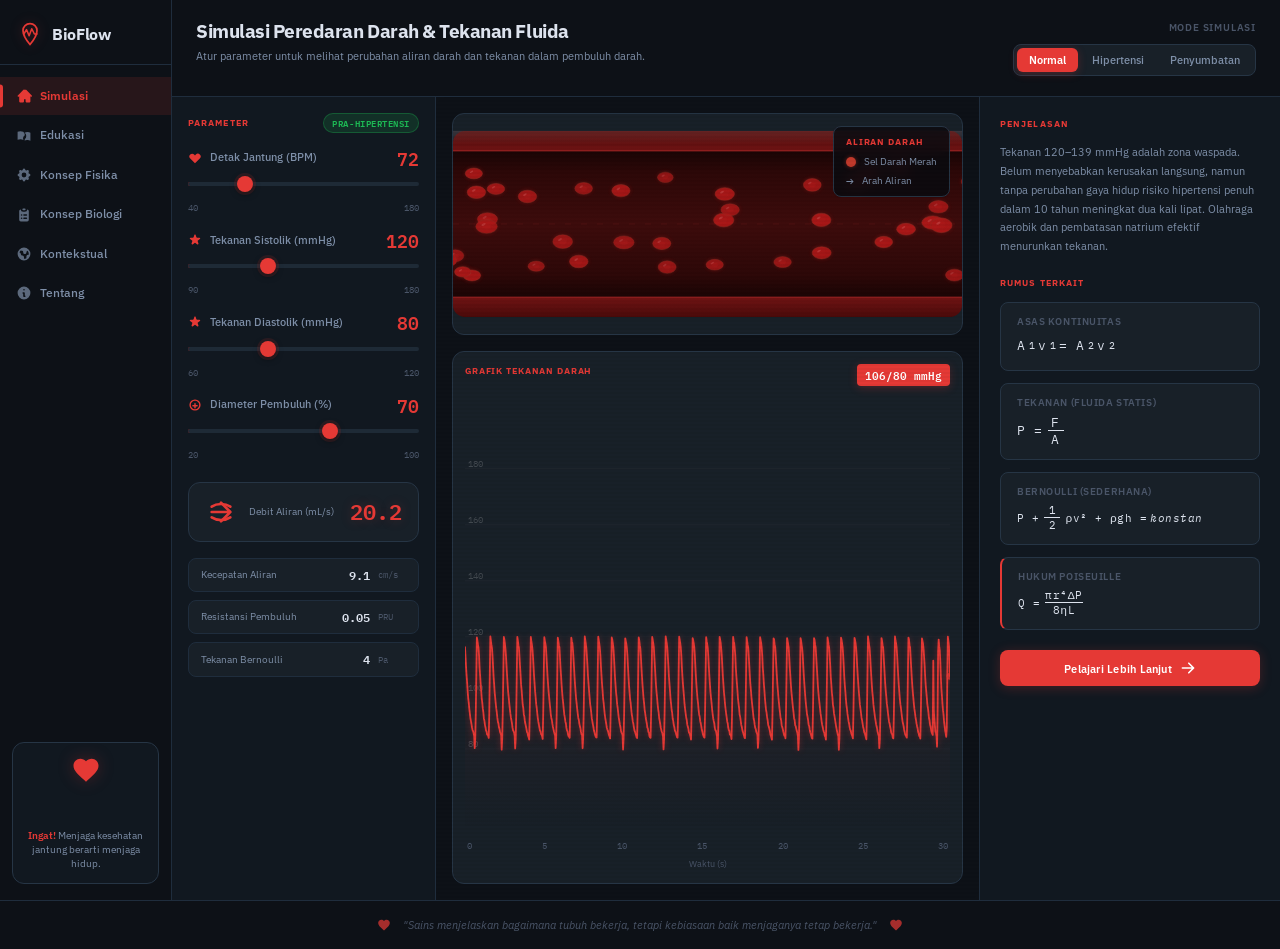
<file: index.html>
<!DOCTYPE html>
<html lang="id">
<head>
  <meta charset="UTF-8" />
  <meta name="viewport" content="width=device-width, initial-scale=1.0" />
  <title>BioFlow Simulasi Peredaran Darah</title>

  <!-- Google Fonts: IBM Plex Sans + IBM Plex Mono -->
  <link rel="preconnect" href="https://fonts.googleapis.com" />
  <link rel="preconnect" href="https://fonts.gstatic.com" crossorigin />
  <link href="https://fonts.googleapis.com/css2?family=IBM+Plex+Mono:wght@400;600&family=IBM+Plex+Sans:ital,wght@0,300;0,400;0,500;0,600;0,700;1,400&display=swap" rel="stylesheet" />

  <!-- Main stylesheet -->
  <link rel="stylesheet" href="style.css" />
</head>

<body>

  <!-- ════════════════════════════════════════════
       APP SHELL
  ════════════════════════════════════════════ -->
  <div class="app-shell" id="appShell">

    <!-- ── SIDEBAR ───────────────────────────── -->
    <aside class="sidebar" id="sidebar">

      <!-- Logo -->
      <div class="sidebar__logo">
        <svg class="logo-icon" viewBox="0 0 32 32" fill="none" xmlns="http://www.w3.org/2000/svg" aria-hidden="true">
          <path d="M16 4C11.582 4 8 7.582 8 12c0 6.627 8 16 8 16s8-9.373 8-16c0-4.418-3.582-8-8-8z" fill="none" stroke="var(--accent)" stroke-width="2"/>
          <polyline points="9,16 12,11 15,18 18,10 21,16 24,16" stroke="var(--accent)" stroke-width="1.8" fill="none" stroke-linecap="round" stroke-linejoin="round"/>
        </svg>
        <span class="logo-text">BioFlow</span>
      </div>

      <!-- Navigation -->
      <nav class="sidebar__nav" aria-label="Navigasi utama">
        <ul>
          <li>
            <a href="#page-simulasi" class="nav-link active" data-page="simulasi" aria-current="page">
              <svg viewBox="0 0 20 20" fill="currentColor" aria-hidden="true"><path d="M10.707 2.293a1 1 0 00-1.414 0l-7 7a1 1 0 001.414 1.414L4 10.414V17a1 1 0 001 1h4a1 1 0 001-1v-3h2v3a1 1 0 001 1h4a1 1 0 001-1v-6.586l.293.293a1 1 0 001.414-1.414l-7-7z"/></svg>
              Simulasi
            </a>
          </li>
          <li>
            <a href="#page-edukasi" class="nav-link" data-page="edukasi">
              <svg viewBox="0 0 20 20" fill="currentColor" aria-hidden="true"><path d="M9 4.804A7.968 7.968 0 005.5 4c-1.255 0-2.443.29-3.5.804v10A7.969 7.969 0 015.5 14c1.396 0 2.7.37 3.81 1.016A4.997 4.997 0 0111 9c0-.84-.201-1.63-.555-2.33A7.99 7.99 0 009 4.804zM11 14c0 .553-.107 1.082-.3 1.566A7.97 7.97 0 0114.5 15c1.255 0 2.443.29 3.5.804v-10A7.969 7.969 0 0014.5 5c-1.396 0-2.7.37-3.81 1.016A4.997 4.997 0 0111 14z"/></svg>
              Edukasi
            </a>
          </li>
          <li>
            <a href="#page-fisika" class="nav-link" data-page="fisika">
              <svg viewBox="0 0 20 20" fill="currentColor" aria-hidden="true"><path fill-rule="evenodd" d="M11.49 3.17c-.38-1.56-2.6-1.56-2.98 0a1.532 1.532 0 01-2.286.948c-1.372-.836-2.942.734-2.106 2.106.54.886.061 2.042-.947 2.287-1.561.379-1.561 2.6 0 2.978a1.532 1.532 0 01.947 2.287c-.836 1.372.734 2.942 2.106 2.106a1.532 1.532 0 012.287.947c.379 1.561 2.6 1.561 2.978 0a1.533 1.533 0 012.287-.947c1.372.836 2.942-.734 2.106-2.106a1.533 1.533 0 01.947-2.287c1.561-.379 1.561-2.6 0-2.978a1.532 1.532 0 01-.947-2.287c.836-1.372-.734-2.942-2.106-2.106a1.532 1.532 0 01-2.287-.947zM10 13a3 3 0 100-6 3 3 0 000 6z" clip-rule="evenodd"/></svg>
              Konsep Fisika
            </a>
          </li>
          <li>
            <a href="#page-biologi" class="nav-link" data-page="biologi">
              <svg viewBox="0 0 20 20" fill="currentColor" aria-hidden="true"><path d="M9 2a1 1 0 000 2h2a1 1 0 100-2H9z"/><path fill-rule="evenodd" d="M4 5a2 2 0 012-2 3 3 0 003 3h2a3 3 0 003-3 2 2 0 012 2v11a2 2 0 01-2 2H6a2 2 0 01-2-2V5zm3 4a1 1 0 000 2h.01a1 1 0 100-2H7zm3 0a1 1 0 000 2h3a1 1 0 100-2h-3zm-3 4a1 1 0 100 2h.01a1 1 0 100-2H7zm3 0a1 1 0 100 2h3a1 1 0 100-2h-3z" clip-rule="evenodd"/></svg>
              Konsep Biologi
            </a>
          </li>
          <li>
            <a href="#page-kontekstual" class="nav-link" data-page="kontekstual">
              <svg viewBox="0 0 20 20" fill="currentColor" aria-hidden="true"><path fill-rule="evenodd" d="M10 18a8 8 0 100-16 8 8 0 000 16zM4.332 8.027a6.012 6.012 0 011.912-2.706C6.512 5.73 6.974 6 7.5 6A1.5 1.5 0 019 7.5V8a2 2 0 004 0 2 2 0 011.523-1.943A5.977 5.977 0 0116 10c0 .34-.028.675-.083 1H15a2 2 0 00-2 2v2.197A5.973 5.973 0 0110 16v-2a2 2 0 00-2-2 2 2 0 01-2-2 2 2 0 00-1.668-1.973z" clip-rule="evenodd"/></svg>
              Kontekstual
            </a>
          </li>
          <li>
            <a href="#page-tentang" class="nav-link" data-page="tentang">
              <svg viewBox="0 0 20 20" fill="currentColor" aria-hidden="true"><path fill-rule="evenodd" d="M18 10a8 8 0 11-16 0 8 8 0 0116 0zm-7-4a1 1 0 11-2 0 1 1 0 012 0zM9 9a1 1 0 000 2v3a1 1 0 001 1h1a1 1 0 100-2v-3a1 1 0 00-1-1H9z" clip-rule="evenodd"/></svg>
              Tentang
            </a>
          </li>
        </ul>
      </nav>

      <!-- Health reminder card -->
      <div class="sidebar__reminder" role="complementary" aria-label="Pengingat kesehatan">
        <div class="reminder-pulse" aria-hidden="true">
          <svg class="heart-icon" id="heartIcon" viewBox="0 0 24 24" fill="currentColor">
            <path d="M12 21.35l-1.45-1.32C5.4 15.36 2 12.28 2 8.5 2 5.42 4.42 3 7.5 3c1.74 0 3.41.81 4.5 2.09C13.09 3.81 14.76 3 16.5 3 19.58 3 22 5.42 22 8.5c0 3.78-3.4 6.86-8.55 11.54L12 21.35z"/>
          </svg>
          <svg class="ecg-line" viewBox="0 0 120 40" fill="none" xmlns="http://www.w3.org/2000/svg" aria-hidden="true">
            <polyline id="ecgLine" points="0,20 20,20 28,20 32,5 36,35 40,20 48,20 52,12 56,20 80,20 88,20 92,5 96,35 100,20 120,20"
              stroke="var(--accent)" stroke-width="2" fill="none" stroke-linecap="round" stroke-linejoin="round"/>
          </svg>
        </div>
        <p class="reminder-text"><strong>Ingat!</strong> Menjaga kesehatan jantung berarti menjaga hidup.</p>
      </div>

    </aside>

    <!-- ── MAIN CONTENT ───────────────────────── -->
    <main class="main-content" id="mainContent">

      <!-- ══ PAGE: SIMULASI ═════════════════════ -->
      <section class="page active" id="page-simulasi" aria-label="Simulasi">

        <!-- Top header -->
        <header class="page-header">
          <div class="page-header__text">
            <h1 class="page-title">Simulasi Peredaran Darah &amp; Tekanan Fluida</h1>
            <p class="page-subtitle">Atur parameter untuk melihat perubahan aliran darah dan tekanan dalam pembuluh darah.</p>
          </div>
          <div class="mode-switcher" role="group" aria-label="Mode Simulasi">
            <span class="mode-label">Mode Simulasi</span>
            <div class="mode-buttons">
              <button class="mode-btn active" data-mode="normal" aria-pressed="true">Normal</button>
              <button class="mode-btn" data-mode="hipertensi" aria-pressed="false">Hipertensi</button>
              <button class="mode-btn" data-mode="penyumbatan" aria-pressed="false">Penyumbatan</button>
            </div>
          </div>
        </header>

        <!-- Simulation grid: 3 columns -->
        <div class="sim-grid">

          <!-- ─── LEFT: PARAMETERS ───────────── -->
          <div class="panel panel--params" aria-label="Panel parameter">
            <div class="panel__header">
              <span class="panel__title">Parameter</span>
              <span class="status-badge" id="statusBadge">Normal</span>
            </div>

            <!-- Slider: BPM -->
            <div class="slider-group">
              <div class="slider-group__header">
                <div class="slider-group__label">
                  <svg class="param-icon" viewBox="0 0 20 20" fill="currentColor" aria-hidden="true"><path fill-rule="evenodd" d="M3.172 5.172a4 4 0 015.656 0L10 6.343l1.172-1.171a4 4 0 115.656 5.656L10 17.657l-6.828-6.829a4 4 0 010-5.656z" clip-rule="evenodd"/></svg>
                  Detak Jantung (BPM)
                </div>
                <output class="slider-group__value accent" id="bpmValue" for="bpmSlider">72</output>
              </div>
              <div class="slider-track-wrap">
                <input type="range" id="bpmSlider" class="slider" min="40" max="180" value="72" step="1"
                  aria-label="Detak jantung dalam BPM" aria-valuemin="40" aria-valuemax="180" aria-valuenow="72"/>
                <div class="slider-fill" id="bpmFill"></div>
              </div>
              <div class="slider-range-labels"><span>40</span><span>180</span></div>
            </div>

            <!-- Slider: Tekanan Sistolik -->
            <div class="slider-group">
              <div class="slider-group__header">
                <div class="slider-group__label">
                  <svg class="param-icon" viewBox="0 0 20 20" fill="currentColor" aria-hidden="true"><path d="M9.049 2.927c.3-.921 1.603-.921 1.902 0l1.07 3.292a1 1 0 00.95.69h3.462c.969 0 1.371 1.24.588 1.81l-2.8 2.034a1 1 0 00-.364 1.118l1.07 3.292c.3.921-.755 1.688-1.54 1.118l-2.8-2.034a1 1 0 00-1.175 0l-2.8 2.034c-.784.57-1.838-.197-1.539-1.118l1.07-3.292a1 1 0 00-.364-1.118L2.98 8.72c-.783-.57-.38-1.81.588-1.81h3.461a1 1 0 00.951-.69l1.07-3.292z"/></svg>
                  Tekanan Sistolik (mmHg)
                </div>
                <output class="slider-group__value accent" id="pressureValue" for="pressureSlider">120</output>
              </div>
              <div class="slider-track-wrap">
                <input type="range" id="pressureSlider" class="slider" min="90" max="180" value="120" step="1"
                  aria-label="Tekanan sistolik dalam mmHg" aria-valuemin="90" aria-valuemax="180" aria-valuenow="120"/>
                <div class="slider-fill" id="pressureFill"></div>
              </div>
              <div class="slider-range-labels"><span>90</span><span>180</span></div>
            </div>

            <!-- Slider: Tekanan Diastolik -->
            <div class="slider-group">
              <div class="slider-group__header">
                <div class="slider-group__label">
                  <svg class="param-icon" viewBox="0 0 20 20" fill="currentColor" aria-hidden="true"><path d="M9.049 2.927c.3-.921 1.603-.921 1.902 0l1.07 3.292a1 1 0 00.95.69h3.462c.969 0 1.371 1.24.588 1.81l-2.8 2.034a1 1 0 00-.364 1.118l1.07 3.292c.3.921-.755 1.688-1.54 1.118l-2.8-2.034a1 1 0 00-1.175 0l-2.8 2.034c-.784.57-1.838-.197-1.539-1.118l1.07-3.292a1 1 0 00-.364-1.118L2.98 8.72c-.783-.57-.38-1.81.588-1.81h3.461a1 1 0 00.951-.69l1.07-3.292z"/></svg>
                  Tekanan Diastolik (mmHg)
                </div>
                <output class="slider-group__value accent" id="diastolicValue" for="diastolicSlider">80</output>
              </div>
              <div class="slider-track-wrap">
                <input type="range" id="diastolicSlider" class="slider" min="60" max="120" value="80" step="1"
                  aria-label="Tekanan diastolik dalam mmHg" aria-valuemin="60" aria-valuemax="120" aria-valuenow="80"/>
                <div class="slider-fill" id="diastolicFill"></div>
              </div>
              <div class="slider-range-labels"><span>60</span><span>120</span></div>
            </div>

            <!-- Slider: Vessel Diameter -->
            <div class="slider-group">
              <div class="slider-group__header">
                <div class="slider-group__label">
                  <svg class="param-icon" viewBox="0 0 20 20" fill="currentColor" aria-hidden="true"><path fill-rule="evenodd" d="M10 18a8 8 0 100-16 8 8 0 000 16zm0-2a6 6 0 100-12 6 6 0 000 12zm0-9a1 1 0 011 1v2h2a1 1 0 110 2h-2v2a1 1 0 11-2 0v-2H7a1 1 0 110-2h2V8a1 1 0 011-1z" clip-rule="evenodd"/></svg>
                  Diameter Pembuluh (%)
                </div>
                <output class="slider-group__value accent" id="diameterValue" for="diameterSlider">70</output>
              </div>
              <div class="slider-track-wrap">
                <input type="range" id="diameterSlider" class="slider" min="20" max="100" value="70" step="1"
                  aria-label="Diameter pembuluh dalam persen" aria-valuemin="20" aria-valuemax="100" aria-valuenow="70"/>
                <div class="slider-fill" id="diameterFill"></div>
              </div>
              <div class="slider-range-labels"><span>20</span><span>100</span></div>
            </div>

            <!-- Computed output: Flow rate -->
            <div class="flow-output" aria-live="polite" aria-atomic="true">
              <div class="flow-output__icon" aria-hidden="true">
                <svg viewBox="0 0 24 24" fill="none" stroke="currentColor" stroke-width="2" stroke-linecap="round" stroke-linejoin="round">
                  <path d="M5 12h14M12 5l7 7-7 7"/>
                  <path d="M5 8c0 0 3-2 7-2s7 2 7 2"/>
                  <path d="M5 16c0 0 3 2 7 2s7-2 7-2"/>
                </svg>
              </div>
              <div class="flow-output__label">Debit Aliran (mL/s)</div>
              <div class="flow-output__value" id="flowValue">85.6</div>
            </div>

            <!-- Extra physics outputs -->
            <div class="extra-outputs" aria-label="Hasil kalkulasi tambahan">
              <div class="extra-output-item">
                <span class="extra-output-item__label">Kecepatan Aliran</span>
                <span class="extra-output-item__value" id="velocityValue">—</span>
                <span class="extra-output-item__unit">cm/s</span>
              </div>
              <div class="extra-output-item">
                <span class="extra-output-item__label">Resistansi Pembuluh</span>
                <span class="extra-output-item__value" id="resistanceValue">—</span>
                <span class="extra-output-item__unit">PRU</span>
              </div>
              <div class="extra-output-item">
                <span class="extra-output-item__label">Tekanan Bernoulli</span>
                <span class="extra-output-item__value" id="bernoulliValue">—</span>
                <span class="extra-output-item__unit">Pa</span>
              </div>
            </div>
          </div>

          <!-- ─── CENTER: CANVAS + CHART ────────── -->
          <div class="panel panel--canvas" aria-label="Visualisasi simulasi">

            <!-- Canvas: blood vessel animation -->
            <div class="canvas-wrap">
              <canvas id="simCanvas" width="600" height="260"
                role="img" aria-label="Animasi aliran darah dalam pembuluh">
                Browser Anda tidak mendukung Canvas HTML5.
              </canvas>

              <!-- Overlay legend -->
              <div class="canvas-legend" aria-label="Keterangan visualisasi">
                <div class="canvas-legend__title">ALIRAN DARAH</div>
                <div class="canvas-legend__item">
                  <span class="legend-dot rbc"></span>
                  <span>Sel Darah Merah</span>
                </div>
                <div class="canvas-legend__item">
                  <span class="legend-arrow">→</span>
                  <span>Arah Aliran</span>
                </div>
              </div>
            </div>

            <!-- Chart: blood pressure over time -->
            <div class="chart-wrap" aria-label="Grafik tekanan darah">
              <div class="chart-header">
                <span class="chart-title">GRAFIK TEKANAN DARAH</span>
                <span class="chart-unit">mmHg</span>
              </div>
              <canvas id="pressureChart" width="600" height="160"
                role="img" aria-label="Grafik tekanan darah terhadap waktu">
              </canvas>
              <div class="chart-axis-x">
                <span>0</span><span>5</span><span>10</span>
                <span>15</span><span>20</span><span>25</span><span>30</span>
              </div>
              <div class="chart-axis-label">Waktu (s)</div>
              <!-- Current pressure tooltip -->
              <div class="chart-tooltip" id="chartTooltip" aria-live="polite">
                <span id="tooltipPressure">120/80</span> mmHg
              </div>
            </div>

          </div>

          <!-- ─── RIGHT: EXPLANATION ──────────── -->
          <div class="panel panel--info" aria-label="Panel penjelasan">

            <div class="info-section">
              <h2 class="info-section__title">PENJELASAN</h2>
              <p class="info-section__body" id="explanationText">
                Diameter pembuluh yang mengecil menyebabkan kecepatan aliran darah meningkat dan tekanan fluida naik.
                Hal ini sesuai dengan asas kontinuitas dan prinsip Bernoulli.
              </p>
            </div>

            <div class="info-section">
              <h2 class="info-section__title">Rumus Terkait</h2>

              <div class="formula-card">
                <div class="formula-card__name">Asas Kontinuitas</div>
                <div class="formula-card__expr" aria-label="A satu dikali v satu sama dengan A dua dikali v dua">
                  A<sub>1</sub>v<sub>1</sub> = A<sub>2</sub>v<sub>2</sub>
                </div>
              </div>

              <div class="formula-card">
                <div class="formula-card__name">Tekanan (Fluida Statis)</div>
                <div class="formula-card__expr" aria-label="P sama dengan F per A">
                  P = <span class="frac"><span class="frac-num">F</span><span class="frac-den">A</span></span>
                </div>
              </div>

              <div class="formula-card">
                <div class="formula-card__name">Bernoulli (Sederhana)</div>
                <div class="formula-card__expr small" aria-label="P ditambah setengah rho v kuadrat ditambah rho g h sama dengan konstanta">
                  P + <span class="frac"><span class="frac-num">1</span><span class="frac-den">2</span></span>ρv² + ρgh = <em>konstan</em>
                </div>
              </div>

              <div class="formula-card formula-card--poiseuille">
                <div class="formula-card__name">Hukum Poiseuille</div>
                <div class="formula-card__expr small" aria-label="Q sama dengan pi r pangkat empat delta P per delapan eta L">
                  Q = <span class="frac"><span class="frac-num">πr⁴ΔP</span><span class="frac-den">8ηL</span></span>
                </div>
              </div>
            </div>

            <button class="btn-learn" id="btnLearnMore" aria-label="Pelajari lebih lanjut tentang konsep fisika">
              Pelajari Lebih Lanjut
              <svg viewBox="0 0 20 20" fill="currentColor" aria-hidden="true"><path fill-rule="evenodd" d="M10.293 3.293a1 1 0 011.414 0l6 6a1 1 0 010 1.414l-6 6a1 1 0 01-1.414-1.414L14.586 11H3a1 1 0 110-2h11.586l-4.293-4.293a1 1 0 010-1.414z" clip-rule="evenodd"/></svg>
            </button>

          </div>

        </div>
        <!-- end .sim-grid -->

      </section>
      <!-- end #page-simulasi -->


      <!-- ══ PAGE: EDUKASI ══════════════════════ -->
      <section class="page" id="page-edukasi" aria-label="Edukasi" hidden>
        <header class="page-header">
          <div class="page-header__text">
            <h1 class="page-title">Edukasi</h1>
            <p class="page-subtitle">Pahami konsep biologi dan fisika dibalik sistem peredaran darah.</p>
          </div>
        </header>

        <div class="edu-grid">

          <article class="edu-card" data-topic="sistem-peredaran">
            <div class="edu-card__img-wrap">
              <div class="edu-card__img-placeholder heart-placeholder" aria-hidden="true">
                <svg viewBox="0 0 80 80" fill="none"><path d="M40 68 C20 52 8 44 8 28a18 18 0 0132-11 18 18 0 0132 11c0 16-12 24-32 40z" fill="var(--accent)" opacity="0.85"/></svg>
              </div>
            </div>
            <div class="edu-card__body">
              <h3 class="edu-card__title">Sistem Peredaran Darah</h3>
              <p class="edu-card__desc">Mempelajari struktur dan fungsi jantung serta pembuluh darah pada manusia.</p>
              <button class="btn-learn btn-learn--sm" data-topic="sistem-peredaran">Pelajari</button>
            </div>
          </article>

          <article class="edu-card" data-topic="tekanan-fluida">
            <div class="edu-card__img-wrap">
              <div class="edu-card__img-placeholder vessel-placeholder" aria-hidden="true">
                <svg viewBox="0 0 80 80" fill="none">
                  <rect x="8" y="28" width="64" height="24" rx="12" fill="var(--surface-2)" stroke="var(--accent)" stroke-width="2"/>
                  <circle cx="22" cy="40" r="5" fill="var(--accent)" opacity="0.7"/>
                  <circle cx="40" cy="40" r="5" fill="var(--accent)" opacity="0.8"/>
                  <circle cx="58" cy="40" r="5" fill="var(--accent)" opacity="0.7"/>
                  <path d="M8 40 H72" stroke="var(--accent)" stroke-width="1" stroke-dasharray="3 3" opacity="0.4"/>
                </svg>
              </div>
            </div>
            <div class="edu-card__body">
              <h3 class="edu-card__title">Tekanan Fluida</h3>
              <p class="edu-card__desc">Tekanan yang diberikan oleh fluida ke segala arah dan faktor yang mempengaruhinya.</p>
              <button class="btn-learn btn-learn--sm" data-topic="tekanan-fluida">Pelajari</button>
            </div>
          </article>

          <article class="edu-card" data-topic="aliran-darah">
            <div class="edu-card__img-wrap">
              <div class="edu-card__img-placeholder rbc-placeholder" aria-hidden="true">
                <svg viewBox="0 0 80 80" fill="none">
                  <ellipse cx="20" cy="40" rx="9" ry="6" fill="#c0392b" opacity="0.9"/>
                  <ellipse cx="40" cy="38" rx="9" ry="6" fill="#e74c3c" opacity="0.9"/>
                  <ellipse cx="60" cy="42" rx="9" ry="6" fill="#c0392b" opacity="0.9"/>
                  <path d="M5 40 H75" stroke="var(--accent)" stroke-width="2" stroke-dasharray="4 4" opacity="0.5"/>
                </svg>
              </div>
            </div>
            <div class="edu-card__body">
              <h3 class="edu-card__title">Aliran Darah</h3>
              <p class="edu-card__desc">Bagaimana darah mengalir dalam pembuluh secara terus-menerus dan faktor yang mempengaruhinya.</p>
              <button class="btn-learn btn-learn--sm" data-topic="aliran-darah">Pelajari</button>
            </div>
          </article>

        </div>

        <!-- Expandable topic detail -->
        <div class="topic-detail" id="topicDetail" hidden aria-live="polite">
          <button class="topic-detail__close" id="topicClose" aria-label="Tutup detail topik">✕ Tutup</button>
          <div class="topic-detail__content" id="topicContent"></div>
        </div>

      </section>


      <!-- ══ PAGE: KONSEP FISIKA ════════════════ -->
      <section class="page" id="page-fisika" aria-label="Konsep Fisika" hidden>
        <header class="page-header">
          <div class="page-header__text">
            <h1 class="page-title">Konsep Fisika</h1>
            <p class="page-subtitle">Prinsip fisika yang berperan dalam sistem peredaran darah.</p>
          </div>
        </header>

        <nav class="subtopic-nav" aria-label="Sub-topik fisika">
          <button class="subtopic-btn active" data-subtopic="tekanan-fluida">Tekanan Fluida</button>
          <button class="subtopic-btn" data-subtopic="asas-kontinuitas">Asas Kontinuitas</button>
          <button class="subtopic-btn" data-subtopic="hukum-bernoulli">Hukum Bernoulli</button>
          <button class="subtopic-btn" data-subtopic="viskositas">Viskositas Fluida</button>
        </nav>

        <div class="physics-content" id="physicsContent">
          <!-- Diisi oleh ui.js -->
        </div>

      </section>


      <!-- ══ PAGE: KONSEP BIOLOGI ═══════════════ -->
      <section class="page" id="page-biologi" aria-label="Konsep Biologi" hidden>
        <header class="page-header">
          <div class="page-header__text">
            <h1 class="page-title">Konsep Biologi</h1>
            <p class="page-subtitle">Struktur dan fungsi biologis sistem kardiovaskular manusia.</p>
          </div>
        </header>

        <div class="bio-grid">
          <div class="bio-card">
            <div class="bio-card__icon" aria-hidden="true">❤️</div>
            <h3>Jantung</h3>
            <p>Organ pompa berotot yang terdiri dari 4 ruang: 2 atrium dan 2 ventrikel. Memompa darah ke seluruh tubuh melalui kontraksi ritmik.</p>
            <dl class="bio-facts">
              <dt>Berat rata-rata</dt><dd>300 gram</dd>
              <dt>Detak normal</dt><dd>60–100 BPM</dd>
              <dt>Volume sekuncup</dt><dd>~70 mL</dd>
            </dl>
          </div>
          <div class="bio-card">
            <div class="bio-card__icon" aria-hidden="true">🩸</div>
            <h3>Pembuluh Darah</h3>
            <p>Tiga jenis: arteri (tebal, elastis), vena (katup satu arah), kapiler (tipis, tempat pertukaran zat). Total panjang ±100.000 km.</p>
            <dl class="bio-facts">
              <dt>Arteri terbesar</dt><dd>Aorta (2–3 cm)</dd>
              <dt>Kapiler</dt><dd>5–10 µm</dd>
              <dt>Kecepatan arteri</dt><dd>~30 cm/s</dd>
            </dl>
          </div>
          <div class="bio-card">
            <div class="bio-card__icon" aria-hidden="true">🔴</div>
            <h3>Sel Darah Merah</h3>
            <p>Eritrosit berbentuk bikonkaf berdiameter ~8 µm. Mengandung hemoglobin untuk membawa O₂. Hidup selama ±120 hari.</p>
            <dl class="bio-facts">
              <dt>Jumlah normal</dt><dd>4,5–5,5 juta/µL</dd>
              <dt>Hemoglobin</dt><dd>12–17 g/dL</dd>
              <dt>Hematokrit</dt><dd>37–52%</dd>
            </dl>
          </div>
        </div>

      </section>


      <!-- ══ PAGE: KONTEKSTUAL ══════════════════ -->
      <section class="page" id="page-kontekstual" aria-label="Kontekstual" hidden>
        <header class="page-header">
          <div class="page-header__text">
            <h1 class="page-title">Kontekstual</h1>
            <p class="page-subtitle">Penerapan konsep dalam kehidupan sehari-hari.</p>
          </div>
        </header>

        <div class="context-grid">

          <article class="context-card context-card--danger">
            <div class="context-card__img" aria-hidden="true">
              <svg viewBox="0 0 100 60" fill="none">
                <rect x="5" y="15" width="90" height="30" rx="15" fill="var(--surface-2)" stroke="#e74c3c" stroke-width="2"/>
                <rect x="5" y="22" width="90" height="16" rx="8" fill="#e74c3c" opacity="0.15"/>
                <path d="M20 30 Q50 22 80 30" stroke="#e74c3c" stroke-width="2" fill="none"/>
              </svg>
            </div>
            <h3 class="context-card__title">Hipertensi</h3>
            <p>Tekanan darah tinggi terjadi ketika tekanan dalam pembuluh darah meningkat secara terus-menerus. Tekanan sistolik ≥ 140 mmHg.</p>
            <button class="btn-detail" data-context="hipertensi">Lihat Detail</button>
          </article>

          <article class="context-card context-card--warning">
            <div class="context-card__img" aria-hidden="true">
              <svg viewBox="0 0 100 60" fill="none">
                <rect x="5" y="15" width="90" height="30" rx="15" fill="var(--surface-2)" stroke="#f39c12" stroke-width="2"/>
                <ellipse cx="35" cy="30" rx="12" ry="10" fill="#f39c12" opacity="0.6"/>
                <ellipse cx="65" cy="30" rx="8" ry="7" fill="#e67e22" opacity="0.5"/>
              </svg>
            </div>
            <h3 class="context-card__title">Penyumbatan Pembuluh</h3>
            <p>Plak atau gumpalan darah dapat menyempitkan pembuluh dan mengganggu aliran darah. Dapat menyebabkan stroke atau infark.</p>
            <button class="btn-detail" data-context="penyumbatan">Lihat Detail</button>
          </article>

          <article class="context-card context-card--success">
            <div class="context-card__img" aria-hidden="true">
              <svg viewBox="0 0 100 60" fill="none">
                <circle cx="50" cy="30" r="20" fill="var(--surface-2)" stroke="#27ae60" stroke-width="2"/>
                <path d="M38 30 Q50 18 62 30 Q50 42 38 30" fill="#27ae60" opacity="0.5"/>
                <circle cx="50" cy="30" r="5" fill="#27ae60"/>
              </svg>
            </div>
            <h3 class="context-card__title">Olahraga</h3>
            <p>Olahraga teratur membantu menjaga elastisitas pembuluh dan kesehatan jantung. Meningkatkan volume sekuncup dan efisiensi pompa.</p>
            <button class="btn-detail" data-context="olahraga">Lihat Detail</button>
          </article>

        </div>

      </section>


      <!-- ══ PAGE: TENTANG ══════════════════════ -->
      <section class="page" id="page-tentang" aria-label="Tentang" hidden>
        <header class="page-header">
          <div class="page-header__text">
            <h1 class="page-title">Tentang BioFlow</h1>
            <p class="page-subtitle">Platform simulasi edukasi interaktif sistem peredaran darah.</p>
          </div>
        </header>

        <div class="about-content">
          <div class="about-logo-wrap" aria-hidden="true">
            <svg class="about-logo-icon" viewBox="0 0 64 64" fill="none" xmlns="http://www.w3.org/2000/svg">
              <circle cx="32" cy="32" r="30" fill="var(--surface-1)" stroke="var(--accent)" stroke-width="2"/>
              <path d="M32 48 C18 38 10 32 10 22a13 13 0 0122-9.4A13 13 0 0154 22c0 10-8 16-22 26z" fill="var(--accent)" opacity="0.9"/>
              <polyline points="14,32 19,24 23,34 27,20 31,32 35,28 39,36 44,24 50,32"
                stroke="white" stroke-width="2" fill="none" stroke-linecap="round" stroke-linejoin="round"/>
            </svg>
            <span class="about-logo-name">BioFlow</span>
          </div>

          <div class="about-desc">
            <p>BioFlow adalah simulasi interaktif yang menggabungkan <strong>fisika fluida</strong> dan <strong>biologi kardiovaskular</strong> dalam satu platform edukasi. Dirancang untuk membantu siswa dan masyarakat umum memahami cara kerja sistem peredaran darah melalui visualisasi real-time.</p>
          </div>

          <div class="about-tech">
            <h3>Teknologi</h3>
            <ul>
              <li>Canvas API untuk animasi partikel</li>
              <li>Kalkulasi fisika: Hukum Poiseuille, Bernoulli, Asas Kontinuitas</li>
              <li>IBM Plex Sans &amp; IBM Plex Mono untuk tipografi medis</li>
              <li>Pure HTML, CSS, JavaScript — tanpa dependensi eksternal</li>
            </ul>
          </div>

          <div class="about-version">
            <span>v1.0.0</span> &mdash; <span>© 2026 BioFlow</span>
          </div>
        </div>

      </section>

    </main>
    <!-- end .main-content -->

  </div>
  <!-- end .app-shell -->


  <!-- ── FOOTER ─────────────────────────────── -->
  <footer class="app-footer" role="contentinfo">
    <svg viewBox="0 0 24 24" fill="currentColor" class="footer-heart" aria-hidden="true">
      <path d="M12 21.35l-1.45-1.32C5.4 15.36 2 12.28 2 8.5 2 5.42 4.42 3 7.5 3c1.74 0 3.41.81 4.5 2.09C13.09 3.81 14.76 3 16.5 3 19.58 3 22 5.42 22 8.5c0 3.78-3.4 6.86-8.55 11.54L12 21.35z"/>
    </svg>
    <blockquote class="footer-quote">
      "Sains menjelaskan bagaimana tubuh bekerja, tetapi kebiasaan baik menjaganya tetap bekerja."
    </blockquote>
    <svg viewBox="0 0 24 24" fill="currentColor" class="footer-heart" aria-hidden="true">
      <path d="M12 21.35l-1.45-1.32C5.4 15.36 2 12.28 2 8.5 2 5.42 4.42 3 7.5 3c1.74 0 3.41.81 4.5 2.09C13.09 3.81 14.76 3 16.5 3 19.58 3 22 5.42 22 8.5c0 3.78-3.4 6.86-8.55 11.54L12 21.35z"/>
    </svg>
  </footer>


  <!-- ════════════════════════════════════════════
       SCRIPTS — load order matters
  ════════════════════════════════════════════ -->
  <script src="data/constants.js"></script>
  <script src="physics.js"></script>
  <script src="simulation.js"></script>
  <script src="ui.js"></script>

</body>
</html>
</file>
<file: style.css>
/* ═══════════════════════════════════════════════════════════════
   BioFlow — Dark Medical Theme
   IBM Plex Sans (UI) + IBM Plex Mono (numbers/code)
   ═══════════════════════════════════════════════════════════════ */

/* ─── 1. DESIGN TOKENS ───────────────────────────────────────── */
:root {
  /* Backgrounds */
  --bg:         #080b10;
  --surface-0:  #0d1117;
  --surface-1:  #111820;
  --surface-2:  #182028;
  --surface-3:  #1e2a36;

  /* Borders */
  --border:     #1f2d3d;
  --border-md:  #263545;
  --border-hi:  #2e4158;

  /* Accent — arterial red */
  --accent:           #e53935;
  --accent-dim:       #9b2020;
  --accent-muted:     rgba(229, 57, 53, 0.12);
  --accent-glow:      rgba(229, 57, 53, 0.25);
  --accent-hover:     #ff5252;

  /* Semantic colours */
  --success:    #1db954;
  --warning:    #f5a623;
  --danger:     #e53935;
  --info:       #4fc3f7;

  /* Text */
  --text-primary:   #dde3ee;
  --text-secondary: #7e8fa8;
  --text-dim:       #4a5568;
  --text-accent:    var(--accent);

  /* Typography */
  --font-sans: 'IBM Plex Sans', system-ui, sans-serif;
  --font-mono: 'IBM Plex Mono', 'Courier New', monospace;

  /* Spacing scale */
  --sp-1: 4px;  --sp-2: 8px;   --sp-3: 12px;
  --sp-4: 16px; --sp-5: 20px;  --sp-6: 24px;
  --sp-8: 32px; --sp-10: 40px; --sp-12: 48px;

  /* Radii */
  --r-sm: 4px; --r-md: 8px; --r-lg: 12px; --r-xl: 16px; --r-full: 9999px;

  /* Shadows */
  --shadow-sm:  0 1px 3px rgba(0,0,0,.4);
  --shadow-md:  0 4px 16px rgba(0,0,0,.5);
  --shadow-lg:  0 8px 32px rgba(0,0,0,.6);
  --shadow-accent: 0 0 20px rgba(229, 57, 53, 0.2);

  /* Transitions */
  --t-fast: 120ms ease;
  --t-base: 200ms ease;
  --t-slow: 360ms ease;

  /* Layout */
  --sidebar-w: 172px;
}

/* ─── 2. RESET & BASE ────────────────────────────────────────── */
*, *::before, *::after { box-sizing: border-box; margin: 0; padding: 0; }

html {
  font-size: 14px;
  scroll-behavior: smooth;
  -webkit-font-smoothing: antialiased;
}

body {
  font-family: var(--font-sans);
  background: var(--bg);
  color: var(--text-primary);
  line-height: 1.55;
  min-height: 100vh;
  display: flex;
  flex-direction: column;
  overflow-x: hidden;
}

a   { color: inherit; text-decoration: none; }
ul  { list-style: none; }
svg { display: block; flex-shrink: 0; }
button { font-family: inherit; cursor: pointer; border: none; background: none; }
output { display: inline-block; }
sub, sup { font-size: 0.75em; }
strong { font-weight: 600; }

/* Scrollbar */
::-webkit-scrollbar { width: 6px; height: 6px; }
::-webkit-scrollbar-track { background: var(--surface-1); }
::-webkit-scrollbar-thumb { background: var(--border-hi); border-radius: var(--r-full); }
::-webkit-scrollbar-thumb:hover { background: var(--text-dim); }

/* Focus visible */
:focus-visible {
  outline: 2px solid var(--accent);
  outline-offset: 2px;
  border-radius: var(--r-sm);
}

/* ─── 3. APP SHELL LAYOUT ────────────────────────────────────── */
.app-shell {
  display: flex;
  min-height: 100vh;
  position: relative;
}

/* ─── 4. SIDEBAR ─────────────────────────────────────────────── */
.sidebar {
  width: var(--sidebar-w);
  min-width: var(--sidebar-w);
  background: var(--surface-0);
  border-right: 1px solid var(--border);
  display: flex;
  flex-direction: column;
  position: sticky;
  top: 0;
  height: 100vh;
  overflow: hidden;
  z-index: 100;
  padding-bottom: var(--sp-4);
}

/* Logo */
.sidebar__logo {
  display: flex;
  align-items: center;
  gap: var(--sp-2);
  padding: var(--sp-5) var(--sp-4) var(--sp-4);
  border-bottom: 1px solid var(--border);
  flex-shrink: 0;
}

.logo-icon {
  width: 28px;
  height: 28px;
  filter: drop-shadow(0 0 6px var(--accent-glow));
}

.logo-text {
  font-size: 1.15rem;
  font-weight: 700;
  letter-spacing: -0.02em;
  color: var(--text-primary);
}

/* Navigation */
.sidebar__nav {
  flex: 1;
  padding: var(--sp-3) 0;
  overflow-y: auto;
}

.sidebar__nav ul {
  display: flex;
  flex-direction: column;
  gap: 1px;
}

.nav-link {
  display: flex;
  align-items: center;
  gap: var(--sp-2);
  padding: 10px var(--sp-4);
  color: var(--text-secondary);
  font-size: 0.85rem;
  font-weight: 500;
  border-radius: 0;
  transition: color var(--t-base), background var(--t-base);
  position: relative;
  white-space: nowrap;
}

.nav-link svg {
  width: 16px;
  height: 16px;
  flex-shrink: 0;
  opacity: 0.7;
  transition: opacity var(--t-base);
}

.nav-link::before {
  content: '';
  position: absolute;
  left: 0;
  top: 50%;
  transform: translateY(-50%) scaleY(0);
  width: 3px;
  height: 60%;
  background: var(--accent);
  border-radius: 0 var(--r-sm) var(--r-sm) 0;
  transition: transform var(--t-base);
}

.nav-link:hover {
  color: var(--text-primary);
  background: var(--surface-2);
}
.nav-link:hover svg { opacity: 1; }

.nav-link.active {
  color: var(--accent);
  background: var(--accent-muted);
  font-weight: 600;
}
.nav-link.active svg { opacity: 1; }
.nav-link.active::before { transform: translateY(-50%) scaleY(1); }

/* Reminder card */
.sidebar__reminder {
  margin: var(--sp-4) var(--sp-3) 0;
  background: var(--surface-1);
  border: 1px solid var(--border-md);
  border-radius: var(--r-lg);
  padding: var(--sp-3);
  flex-shrink: 0;
}

.reminder-pulse {
  display: flex;
  flex-direction: column;
  align-items: center;
  gap: var(--sp-2);
  margin-bottom: var(--sp-2);
}

.heart-icon {
  width: 30px;
  height: 30px;
  color: var(--accent);
  filter: drop-shadow(0 0 8px var(--accent-glow));
  animation: heartbeat 1s ease-in-out infinite;
}

.ecg-line {
  width: 100%;
  height: 28px;
  overflow: visible;
}

.ecg-line polyline {
  stroke-dasharray: 300;
  stroke-dashoffset: 300;
  animation: ecgDraw 2s linear infinite;
}

.reminder-text {
  font-size: 0.72rem;
  color: var(--text-secondary);
  line-height: 1.4;
  text-align: center;
}
.reminder-text strong { color: var(--accent); }

/* ─── 5. MAIN CONTENT ────────────────────────────────────────── */
.main-content {
  flex: 1;
  min-width: 0;
  display: flex;
  flex-direction: column;
  overflow-x: hidden;
}

/* ─── 6. PAGE VISIBILITY ─────────────────────────────────────── */
.page { display: none; flex-direction: column; flex: 1; animation: pageFadeIn 0.25s ease; }
.page.active,
.page:not([hidden]) { display: flex; }

/* ─── 7. PAGE HEADER ─────────────────────────────────────────── */
.page-header {
  display: flex;
  align-items: flex-start;
  justify-content: space-between;
  gap: var(--sp-5);
  padding: var(--sp-5) var(--sp-6);
  border-bottom: 1px solid var(--border);
  background: var(--surface-0);
  flex-shrink: 0;
}

.page-title {
  font-size: 1.35rem;
  font-weight: 700;
  letter-spacing: -0.025em;
  color: var(--text-primary);
  line-height: 1.2;
}

.page-subtitle {
  font-size: 0.82rem;
  color: var(--text-secondary);
  margin-top: var(--sp-1);
  max-width: 500px;
}

/* Mode switcher */
.mode-switcher {
  display: flex;
  flex-direction: column;
  align-items: flex-end;
  gap: var(--sp-2);
  flex-shrink: 0;
}

.mode-label {
  font-size: 0.72rem;
  font-weight: 600;
  text-transform: uppercase;
  letter-spacing: 0.08em;
  color: var(--text-dim);
}

.mode-buttons {
  display: flex;
  background: var(--surface-2);
  border: 1px solid var(--border-md);
  border-radius: var(--r-md);
  padding: 3px;
  gap: 2px;
}

.mode-btn {
  font-size: 0.78rem;
  font-weight: 500;
  padding: 5px 12px;
  border-radius: calc(var(--r-md) - 2px);
  color: var(--text-secondary);
  transition: all var(--t-base);
}
.mode-btn:hover { color: var(--text-primary); background: var(--surface-3); }
.mode-btn.active {
  background: var(--accent);
  color: #fff;
  font-weight: 600;
  box-shadow: 0 2px 8px var(--accent-glow);
}

/* ─── 8. SIMULATION GRID ─────────────────────────────────────── */
.sim-grid {
  display: grid;
  grid-template-columns: 264px 1fr 300px;
  gap: 0;
  flex: 1;
  min-height: 0;
  overflow: hidden;
}

/* ─── 9. PANELS ──────────────────────────────────────────────── */
.panel {
  background: var(--surface-1);
  display: flex;
  flex-direction: column;
  overflow-y: auto;
  overflow-x: hidden;
}

.panel--params {
  border-right: 1px solid var(--border);
  padding: var(--sp-4);
  gap: var(--sp-4);
}

.panel--canvas {
  background: var(--surface-0);
  border-right: 1px solid var(--border);
  padding: var(--sp-4);
  gap: var(--sp-4);
}

.panel--info {
  padding: var(--sp-5);
  gap: var(--sp-5);
  background: var(--surface-1);
}

/* Panel header */
.panel__header {
  display: flex;
  justify-content: space-between;
  align-items: center;
}

.panel__title {
  font-size: 0.65rem;
  font-weight: 700;
  text-transform: uppercase;
  letter-spacing: 0.12em;
  color: var(--accent);
}

/* Status badge */
.status-badge {
  font-family: var(--font-mono);
  font-size: 0.65rem;
  font-weight: 600;
  text-transform: uppercase;
  letter-spacing: 0.06em;
  padding: 2px 8px;
  border-radius: var(--r-full);
  background: rgba(29, 185, 84, 0.15);
  color: var(--success);
  border: 1px solid rgba(29, 185, 84, 0.3);
  transition: all var(--t-base);
}
.status-badge.warning {
  background: rgba(245,166,35,0.15);
  color: var(--warning);
  border-color: rgba(245,166,35,0.3);
}
.status-badge.danger {
  background: var(--accent-muted);
  color: var(--accent);
  border-color: var(--accent-glow);
}

/* ─── 10. SLIDERS ────────────────────────────────────────────── */
.slider-group {
  display: flex;
  flex-direction: column;
  gap: var(--sp-2);
}

.slider-group__header {
  display: flex;
  justify-content: space-between;
  align-items: center;
  gap: var(--sp-2);
}

.slider-group__label {
  display: flex;
  align-items: center;
  gap: var(--sp-2);
  font-size: 0.78rem;
  color: var(--text-secondary);
  font-weight: 500;
}

.param-icon {
  width: 14px;
  height: 14px;
  color: var(--accent);
  flex-shrink: 0;
}

.slider-group__value {
  font-family: var(--font-mono);
  font-size: 1.3rem;
  font-weight: 600;
  color: var(--accent);
  min-width: 44px;
  text-align: right;
  line-height: 1;
}

/* Custom range input */
.slider-track-wrap {
  position: relative;
  height: 18px;
  display: flex;
  align-items: center;
}

.slider {
  -webkit-appearance: none;
  appearance: none;
  width: 100%;
  height: 4px;
  background: var(--surface-3);
  border-radius: var(--r-full);
  outline: none;
  position: relative;
  z-index: 2;
  cursor: pointer;
  transition: background var(--t-base);
}

/* Chromium thumb */
.slider::-webkit-slider-thumb {
  -webkit-appearance: none;
  width: 16px;
  height: 16px;
  border-radius: 50%;
  background: var(--accent);
  box-shadow: 0 0 0 3px var(--accent-muted), 0 2px 6px rgba(0,0,0,.5);
  transition: transform var(--t-fast), box-shadow var(--t-fast);
  cursor: grab;
}
.slider::-webkit-slider-thumb:active { cursor: grabbing; transform: scale(1.2); }
.slider:hover::-webkit-slider-thumb { box-shadow: 0 0 0 4px var(--accent-glow), 0 2px 8px rgba(0,0,0,.6); }

/* Firefox thumb */
.slider::-moz-range-thumb {
  width: 16px;
  height: 16px;
  border-radius: 50%;
  background: var(--accent);
  border: none;
  box-shadow: 0 0 0 3px var(--accent-muted);
  cursor: grab;
}

/* Fill bar overlay (driven by JS) */
.slider-fill {
  position: absolute;
  left: 0;
  top: 50%;
  transform: translateY(-50%);
  height: 4px;
  background: linear-gradient(90deg, var(--accent-dim), var(--accent));
  border-radius: var(--r-full);
  pointer-events: none;
  z-index: 1;
  transition: width var(--t-fast);
}

.slider-range-labels {
  display: flex;
  justify-content: space-between;
  font-family: var(--font-mono);
  font-size: 0.65rem;
  color: var(--text-dim);
}

/* ─── 11. FLOW OUTPUT ────────────────────────────────────────── */
.flow-output {
  display: flex;
  align-items: center;
  gap: var(--sp-3);
  padding: var(--sp-3) var(--sp-4);
  background: var(--surface-2);
  border: 1px solid var(--border-md);
  border-radius: var(--r-lg);
  margin-top: var(--sp-1);
}

.flow-output__icon {
  width: 32px;
  height: 32px;
  color: var(--accent);
  flex-shrink: 0;
}
.flow-output__icon svg { width: 100%; height: 100%; }

.flow-output__label {
  font-size: 0.72rem;
  color: var(--text-secondary);
  flex: 1;
  line-height: 1.3;
}

.flow-output__value {
  font-family: var(--font-mono);
  font-size: 1.55rem;
  font-weight: 600;
  color: var(--accent);
  text-shadow: 0 0 12px var(--accent-glow);
  transition: color var(--t-base), text-shadow var(--t-base);
}

/* ─── 12. EXTRA OUTPUTS ──────────────────────────────────────── */
.extra-outputs {
  display: flex;
  flex-direction: column;
  gap: var(--sp-2);
}

.extra-output-item {
  display: flex;
  align-items: center;
  gap: var(--sp-2);
  padding: 7px var(--sp-3);
  background: var(--surface-2);
  border-radius: var(--r-md);
  border: 1px solid var(--border);
}

.extra-output-item__label {
  font-size: 0.72rem;
  color: var(--text-secondary);
  flex: 1;
}

.extra-output-item__value {
  font-family: var(--font-mono);
  font-size: 0.85rem;
  font-weight: 600;
  color: var(--text-primary);
  min-width: 36px;
  text-align: right;
}

.extra-output-item__unit {
  font-family: var(--font-mono);
  font-size: 0.65rem;
  color: var(--text-dim);
  min-width: 28px;
}

/* ─── 13. CANVAS AREA ────────────────────────────────────────── */
.canvas-wrap {
  position: relative;
  background: var(--surface-2);
  border: 1px solid var(--border-md);
  border-radius: var(--r-lg);
  overflow: hidden;
  flex-shrink: 0;
}

#simCanvas {
  width: 100%;
  height: auto;
  display: block;
  min-height: 220px;
}

/* Overlay legend */
.canvas-legend {
  position: absolute;
  top: var(--sp-3);
  right: var(--sp-3);
  background: rgba(8, 11, 16, 0.82);
  backdrop-filter: blur(8px);
  border: 1px solid var(--border-md);
  border-radius: var(--r-md);
  padding: var(--sp-2) var(--sp-3);
  display: flex;
  flex-direction: column;
  gap: var(--sp-1);
}

.canvas-legend__title {
  font-size: 0.62rem;
  font-weight: 700;
  letter-spacing: 0.1em;
  text-transform: uppercase;
  color: var(--accent);
  margin-bottom: 2px;
}

.canvas-legend__item {
  display: flex;
  align-items: center;
  gap: var(--sp-2);
  font-size: 0.7rem;
  color: var(--text-secondary);
}

.legend-dot {
  width: 10px;
  height: 10px;
  border-radius: 50%;
  flex-shrink: 0;
}
.legend-dot.rbc { background: #c0392b; box-shadow: 0 0 4px #c0392b80; }

.legend-arrow {
  font-size: 0.9rem;
  color: var(--text-secondary);
  line-height: 1;
  font-family: var(--font-mono);
}

/* ─── 14. PRESSURE CHART ─────────────────────────────────────── */
.chart-wrap {
  background: var(--surface-2);
  border: 1px solid var(--border-md);
  border-radius: var(--r-lg);
  padding: var(--sp-3);
  flex: 1;
  min-height: 0;
  display: flex;
  flex-direction: column;
  gap: var(--sp-2);
  position: relative;
}

.chart-header {
  display: flex;
  justify-content: space-between;
  align-items: baseline;
}

.chart-title {
  font-size: 0.62rem;
  font-weight: 700;
  letter-spacing: 0.1em;
  text-transform: uppercase;
  color: var(--accent);
}

.chart-unit {
  font-family: var(--font-mono);
  font-size: 0.65rem;
  color: var(--text-dim);
}

#pressureChart {
  width: 100%;
  height: auto;
  flex: 1;
  min-height: 120px;
}

.chart-axis-x {
  display: flex;
  justify-content: space-between;
  font-family: var(--font-mono);
  font-size: 0.62rem;
  color: var(--text-dim);
  padding: 0 2px;
}

.chart-axis-label {
  font-size: 0.65rem;
  color: var(--text-dim);
  text-align: center;
  margin-top: -4px;
}

.chart-tooltip {
  position: absolute;
  top: var(--sp-3);
  right: var(--sp-3);
  background: var(--accent);
  color: #fff;
  font-family: var(--font-mono);
  font-size: 0.75rem;
  font-weight: 600;
  padding: 3px 8px;
  border-radius: var(--r-sm);
  box-shadow: 0 2px 8px var(--accent-glow);
  pointer-events: none;
}

/* ─── 15. INFO PANEL ─────────────────────────────────────────── */
.info-section {
  display: flex;
  flex-direction: column;
  gap: var(--sp-3);
}

.info-section__title {
  font-size: 0.65rem;
  font-weight: 700;
  text-transform: uppercase;
  letter-spacing: 0.12em;
  color: var(--accent);
}

.info-section__body {
  font-size: 0.82rem;
  color: var(--text-secondary);
  line-height: 1.65;
  transition: opacity var(--t-slow);
}

/* ─── 16. FORMULA CARDS ──────────────────────────────────────── */
.formula-card {
  background: var(--surface-2);
  border: 1px solid var(--border-md);
  border-radius: var(--r-md);
  padding: var(--sp-3) var(--sp-4);
  display: flex;
  flex-direction: column;
  gap: var(--sp-1);
  transition: border-color var(--t-base), background var(--t-base);
}
.formula-card:hover {
  border-color: var(--border-hi);
  background: var(--surface-3);
}

.formula-card--poiseuille { border-left: 2px solid var(--accent); }
.formula-card--lg { padding: var(--sp-5); align-items: center; }

.formula-card__name {
  font-size: 0.68rem;
  font-weight: 600;
  text-transform: uppercase;
  letter-spacing: 0.06em;
  color: var(--text-dim);
}

.formula-card__expr {
  font-family: var(--font-mono);
  font-size: 0.95rem;
  color: var(--text-primary);
  letter-spacing: 0.04em;
  line-height: 1.8;
  display: flex;
  align-items: center;
  gap: 3px;
  flex-wrap: wrap;
}

.formula-card__expr.small { font-size: 0.82rem; }
.formula-card__expr.large { font-size: 1.6rem; gap: 6px; }

/* CSS fraction notation */
.frac {
  display: inline-flex;
  flex-direction: column;
  align-items: center;
  line-height: 1.1;
  vertical-align: middle;
  margin: 0 2px;
}
.frac-num {
  border-bottom: 1.5px solid currentColor;
  padding-bottom: 1px;
  min-width: 16px;
  text-align: center;
}
.frac-den {
  padding-top: 1px;
  min-width: 16px;
  text-align: center;
}

.formula-legend {
  display: flex;
  flex-direction: column;
  gap: 2px;
  margin-top: var(--sp-3);
  font-family: var(--font-mono);
  font-size: 0.7rem;
  color: var(--text-secondary);
}

.physics-note {
  font-size: 0.78rem;
  color: var(--text-secondary);
  font-style: italic;
  line-height: 1.5;
}

/* ─── 17. LEARN BUTTON ───────────────────────────────────────── */
.btn-learn {
  display: inline-flex;
  align-items: center;
  justify-content: center;
  gap: var(--sp-2);
  background: var(--accent);
  color: #fff;
  font-size: 0.82rem;
  font-weight: 600;
  padding: 10px var(--sp-5);
  border-radius: var(--r-md);
  width: 100%;
  transition: background var(--t-base), box-shadow var(--t-base), transform var(--t-fast);
  letter-spacing: 0.02em;
  box-shadow: 0 2px 12px var(--accent-glow);
}
.btn-learn svg { width: 16px; height: 16px; }
.btn-learn:hover {
  background: var(--accent-hover);
  box-shadow: 0 4px 20px var(--accent-glow);
  transform: translateY(-1px);
}
.btn-learn:active { transform: translateY(0); }

.btn-learn--sm {
  width: auto;
  padding: 7px 16px;
  font-size: 0.75rem;
}

/* ─── 18. EDUCATION PAGE ─────────────────────────────────────── */
#page-edukasi,
#page-fisika,
#page-biologi,
#page-kontekstual,
#page-tentang {
  padding: var(--sp-6);
  gap: var(--sp-6);
  overflow-y: auto;
}

.edu-grid {
  display: grid;
  grid-template-columns: repeat(auto-fill, minmax(220px, 1fr));
  gap: var(--sp-5);
}

.edu-card {
  background: var(--surface-1);
  border: 1px solid var(--border);
  border-radius: var(--r-xl);
  overflow: hidden;
  transition: border-color var(--t-base), transform var(--t-base), box-shadow var(--t-base);
  display: flex;
  flex-direction: column;
}
.edu-card:hover {
  border-color: var(--accent);
  transform: translateY(-2px);
  box-shadow: var(--shadow-accent);
}

.edu-card__img-wrap {
  height: 140px;
  background: var(--surface-2);
  display: flex;
  align-items: center;
  justify-content: center;
  overflow: hidden;
}

.edu-card__img-placeholder {
  width: 80px;
  height: 80px;
  display: flex;
  align-items: center;
  justify-content: center;
}
.edu-card__img-placeholder svg { width: 80px; height: 80px; }

.edu-card__body {
  padding: var(--sp-4);
  display: flex;
  flex-direction: column;
  gap: var(--sp-2);
  flex: 1;
}

.edu-card__title {
  font-size: 0.9rem;
  font-weight: 600;
  color: var(--text-primary);
}

.edu-card__desc {
  font-size: 0.75rem;
  color: var(--text-secondary);
  line-height: 1.5;
  flex: 1;
}

/* Topic detail overlay */
.topic-detail {
  background: var(--surface-2);
  border: 1px solid var(--border-md);
  border-radius: var(--r-xl);
  padding: var(--sp-6);
  position: relative;
  animation: pageFadeIn 0.2s ease;
}
.topic-detail[hidden] { display: none; }

.topic-detail__close {
  position: absolute;
  top: var(--sp-4);
  right: var(--sp-4);
  font-size: 0.78rem;
  color: var(--text-secondary);
  padding: 4px 10px;
  border: 1px solid var(--border-md);
  border-radius: var(--r-full);
  transition: all var(--t-base);
}
.topic-detail__close:hover { color: var(--text-primary); border-color: var(--border-hi); }

.topic-detail__content { font-size: 0.85rem; line-height: 1.7; color: var(--text-secondary); }
.topic-detail__content h3 { color: var(--text-primary); margin-bottom: var(--sp-3); font-size: 1rem; }
.topic-detail__content p  { margin-bottom: var(--sp-3); }

/* ─── 19. PHYSICS PAGE ───────────────────────────────────────── */
.subtopic-nav {
  display: flex;
  gap: var(--sp-2);
  border-bottom: 1px solid var(--border);
  padding-bottom: var(--sp-4);
  flex-wrap: wrap;
}

.subtopic-btn {
  font-size: 0.78rem;
  font-weight: 500;
  padding: 7px 14px;
  border-radius: var(--r-full);
  color: var(--text-secondary);
  border: 1px solid var(--border-md);
  background: var(--surface-2);
  transition: all var(--t-base);
}
.subtopic-btn:hover { color: var(--text-primary); border-color: var(--border-hi); }
.subtopic-btn.active {
  background: var(--accent-muted);
  color: var(--accent);
  border-color: var(--accent);
  font-weight: 600;
}

.physics-content {
  flex: 1;
}

.physics-panel {
  display: grid;
  grid-template-columns: 1fr auto;
  gap: var(--sp-8);
  align-items: start;
}
.physics-panel[hidden] { display: none; }

.physics-panel__text {
  display: flex;
  flex-direction: column;
  gap: var(--sp-4);
}

.physics-panel__text h2 {
  font-size: 1.1rem;
  font-weight: 600;
  color: var(--text-primary);
}

.physics-panel__text p {
  font-size: 0.82rem;
  color: var(--text-secondary);
  line-height: 1.6;
}

.physics-panel__visual canvas {
  border: 1px solid var(--border-md);
  border-radius: var(--r-lg);
  background: var(--surface-2);
}

/* ─── 20. BIOLOGY PAGE ───────────────────────────────────────── */
.bio-grid {
  display: grid;
  grid-template-columns: repeat(auto-fill, minmax(240px, 1fr));
  gap: var(--sp-5);
}

.bio-card {
  background: var(--surface-1);
  border: 1px solid var(--border);
  border-radius: var(--r-xl);
  padding: var(--sp-5);
  display: flex;
  flex-direction: column;
  gap: var(--sp-3);
  transition: border-color var(--t-base);
}
.bio-card:hover { border-color: var(--accent); }

.bio-card__icon {
  font-size: 1.8rem;
  line-height: 1;
}

.bio-card h3 {
  font-size: 0.95rem;
  font-weight: 600;
  color: var(--text-primary);
}

.bio-card p {
  font-size: 0.78rem;
  color: var(--text-secondary);
  line-height: 1.6;
  flex: 1;
}

.bio-facts {
  display: grid;
  grid-template-columns: auto 1fr;
  gap: 4px 12px;
  font-size: 0.72rem;
  border-top: 1px solid var(--border);
  padding-top: var(--sp-3);
}
.bio-facts dt { color: var(--text-dim); }
.bio-facts dd { color: var(--text-primary); font-family: var(--font-mono); font-weight: 600; }

/* ─── 21. CONTEXTUAL PAGE ────────────────────────────────────── */
.context-grid {
  display: grid;
  grid-template-columns: repeat(auto-fill, minmax(220px, 1fr));
  gap: var(--sp-5);
}

.context-card {
  background: var(--surface-1);
  border: 1px solid var(--border);
  border-radius: var(--r-xl);
  padding: var(--sp-5);
  display: flex;
  flex-direction: column;
  gap: var(--sp-3);
  transition: border-color var(--t-base), transform var(--t-base);
}
.context-card:hover { transform: translateY(-2px); }

.context-card--danger:hover  { border-color: var(--danger); box-shadow: 0 0 20px rgba(229,57,53,.15); }
.context-card--warning:hover { border-color: var(--warning); box-shadow: 0 0 20px rgba(245,166,35,.15); }
.context-card--success:hover { border-color: var(--success); box-shadow: 0 0 20px rgba(29,185,84,.15); }

.context-card__img {
  width: 100%;
  aspect-ratio: 5/3;
  background: var(--surface-2);
  border-radius: var(--r-md);
  display: flex;
  align-items: center;
  justify-content: center;
  overflow: hidden;
}
.context-card__img svg { width: 100%; height: 100%; }

.context-card__title {
  font-size: 0.9rem;
  font-weight: 600;
  color: var(--text-primary);
}

.context-card p {
  font-size: 0.75rem;
  color: var(--text-secondary);
  line-height: 1.55;
  flex: 1;
}

.btn-detail {
  font-size: 0.72rem;
  font-weight: 600;
  color: var(--text-secondary);
  padding: 6px 14px;
  border: 1px solid var(--border-md);
  border-radius: var(--r-full);
  background: var(--surface-2);
  transition: all var(--t-base);
  align-self: flex-start;
}
.btn-detail:hover {
  color: var(--text-primary);
  border-color: var(--accent);
  background: var(--accent-muted);
}

/* ─── 22. ABOUT PAGE ─────────────────────────────────────────── */
.about-content {
  max-width: 600px;
  display: flex;
  flex-direction: column;
  gap: var(--sp-6);
}

.about-logo-wrap {
  display: flex;
  align-items: center;
  gap: var(--sp-4);
}

.about-logo-icon {
  width: 64px;
  height: 64px;
  filter: drop-shadow(0 0 12px var(--accent-glow));
}

.about-logo-name {
  font-size: 2rem;
  font-weight: 700;
  letter-spacing: -0.04em;
  color: var(--text-primary);
}

.about-desc p {
  font-size: 0.9rem;
  color: var(--text-secondary);
  line-height: 1.7;
}

.about-tech h3 {
  font-size: 0.78rem;
  font-weight: 700;
  text-transform: uppercase;
  letter-spacing: 0.1em;
  color: var(--accent);
  margin-bottom: var(--sp-3);
}

.about-tech ul {
  display: flex;
  flex-direction: column;
  gap: var(--sp-2);
  list-style: none;
}

.about-tech li {
  font-size: 0.82rem;
  color: var(--text-secondary);
  padding-left: var(--sp-4);
  position: relative;
}
.about-tech li::before {
  content: '→';
  position: absolute;
  left: 0;
  color: var(--accent);
  font-family: var(--font-mono);
  font-size: 0.75rem;
}

.about-version {
  font-family: var(--font-mono);
  font-size: 0.72rem;
  color: var(--text-dim);
  padding-top: var(--sp-4);
  border-top: 1px solid var(--border);
}

/* ─── 23. FOOTER ─────────────────────────────────────────────── */
.app-footer {
  display: flex;
  align-items: center;
  justify-content: center;
  gap: var(--sp-3);
  padding: var(--sp-4) var(--sp-6);
  border-top: 1px solid var(--border);
  background: var(--surface-0);
  flex-shrink: 0;
}

.footer-heart {
  width: 14px;
  height: 14px;
  color: var(--accent);
  opacity: 0.7;
  flex-shrink: 0;
  animation: heartbeat 1.5s ease-in-out infinite;
}

.footer-quote {
  font-size: 0.75rem;
  font-style: italic;
  color: var(--text-dim);
  text-align: center;
}

/* ─── 24. KEYFRAME ANIMATIONS ────────────────────────────────── */
@keyframes heartbeat {
  0%, 100% { transform: scale(1); }
  14%       { transform: scale(1.25); }
  28%       { transform: scale(1); }
  42%       { transform: scale(1.15); }
  70%       { transform: scale(1); }
}

@keyframes ecgDraw {
  0%   { stroke-dashoffset: 300; opacity: 1; }
  80%  { stroke-dashoffset: 0;   opacity: 1; }
  90%  { stroke-dashoffset: 0;   opacity: 0.3; }
  100% { stroke-dashoffset: 0;   opacity: 0; }
}

@keyframes pageFadeIn {
  from { opacity: 0; transform: translateY(6px); }
  to   { opacity: 1; transform: translateY(0); }
}

@keyframes pulseGlow {
  0%, 100% { box-shadow: 0 0 0 0 var(--accent-glow); }
  50%       { box-shadow: 0 0 0 6px transparent; }
}

@keyframes scanLine {
  from { transform: translateX(-100%); }
  to   { transform: translateX(100%); }
}

/* ─── 25. STATE MODIFIERS (set by ui.js via data- attrs) ─────── */
/* Mode: Hipertensi */
[data-sim-mode="hipertensi"] .flow-output__value,
[data-sim-mode="hipertensi"] .slider-group__value { color: var(--warning); }
[data-sim-mode="hipertensi"] .slider-fill { background: linear-gradient(90deg, #b7660a, var(--warning)); }
[data-sim-mode="hipertensi"] .canvas-legend .legend-dot.rbc { background: #c0392b; }

/* Mode: Penyumbatan */
[data-sim-mode="penyumbatan"] .flow-output__value,
[data-sim-mode="penyumbatan"] .slider-group__value { color: var(--danger); }
[data-sim-mode="penyumbatan"] .panel--params { border-right-color: var(--accent-dim); }

/* ─── 26. UTILITY CLASSES ────────────────────────────────────── */
.accent { color: var(--accent); }
.mono   { font-family: var(--font-mono); }
.dim    { color: var(--text-dim); }
.sr-only {
  position: absolute; width: 1px; height: 1px;
  padding: 0; margin: -1px; overflow: hidden;
  clip: rect(0,0,0,0); white-space: nowrap; border-width: 0;
}

/* ─── 27. SCAN LINE OVERLAY (aesthetic detail) ───────────────── */
.panel--canvas::after {
  content: '';
  position: absolute;
  top: 0; left: 0; right: 0; bottom: 0;
  background: repeating-linear-gradient(
    0deg,
    transparent,
    transparent 2px,
    rgba(0,0,0,0.03) 2px,
    rgba(0,0,0,0.03) 4px
  );
  pointer-events: none;
  z-index: 1;
  border-radius: var(--r-lg);
}
.panel--canvas { position: relative; }

/* ─── 28. RESPONSIVE ─────────────────────────────────────────── */
@media (max-width: 1100px) {
  .sim-grid {
    grid-template-columns: 240px 1fr;
    grid-template-rows: auto auto;
  }
  .panel--info {
    grid-column: 1 / -1;
    flex-direction: row;
    gap: var(--sp-6);
    padding: var(--sp-4) var(--sp-5);
    border-top: 1px solid var(--border);
  }
  .info-section { flex: 1; }
  .btn-learn { width: auto; }
}

@media (max-width: 800px) {
  :root { --sidebar-w: 48px; }

  .sidebar__logo { justify-content: center; padding: var(--sp-4) var(--sp-2); }
  .logo-text { display: none; }
  .nav-link  { justify-content: center; padding: var(--sp-3); }
  .nav-link span { display: none; }
  .sidebar__reminder { display: none; }

  .page-header { flex-direction: column; gap: var(--sp-3); }
  .mode-switcher { align-items: flex-start; }

  .sim-grid {
    grid-template-columns: 1fr;
    grid-template-rows: none;
  }
  .panel--info {
    flex-direction: column;
    grid-column: 1;
  }
  .panel--canvas { border-right: none; border-bottom: 1px solid var(--border); }
  .panel--params { border-right: none; border-bottom: 1px solid var(--border); }

  .edu-grid,
  .bio-grid,
  .context-grid { grid-template-columns: 1fr; }

  .physics-panel { grid-template-columns: 1fr; }
  .physics-panel__visual { display: none; }
}

@media (max-width: 480px) {
  .mode-buttons { flex-wrap: wrap; }
  .mode-btn { flex: 1; text-align: center; }
  #page-edukasi,
  #page-fisika,
  #page-biologi,
  #page-kontekstual,
  #page-tentang { padding: var(--sp-4); }
}

/* ─── 29. PRINT (minimal) ────────────────────────────────────── */
@media print {
  .sidebar, .app-footer, .mode-switcher, .btn-learn, .btn-detail { display: none; }
  .app-shell { display: block; }
  .page { display: block !important; break-inside: avoid; }
  body { background: #fff; color: #000; }
}
</file>
